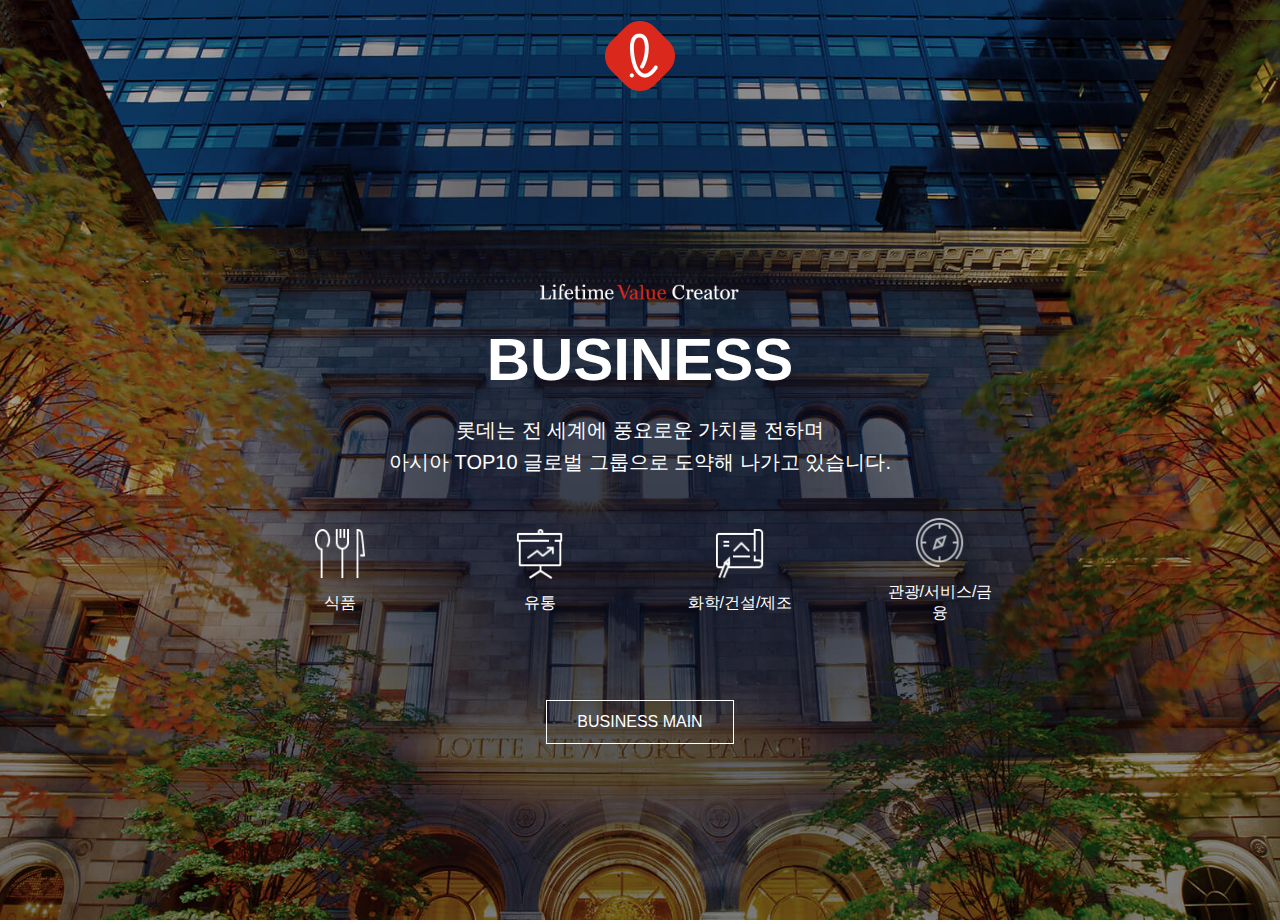
<file: lotteteam/index.html>
<!DOCTYPE html>
<html lang="ko">
<head>
  <meta charset="UTF-8">
  <title>Business Page</title>
  <link href="css/style.css" rel="stylesheet">
</head>

<body>

<header>
  <div class="header-logo">
    <img src="img/img_logo_1.png" alt="상단 로고" class="only-top-logo">
  </div>
</header>

<section class="section3">
  <div class="section3-center">

    <div class="section3-log">
      <img src="img/img_tit_logo.png" alt="Lifetime Value Creator 로고" class="section3-logo">
    </div>

    <div class="text-box">
      <h1>BUSINESS</h1>
      <p class="description">
        롯데는 전 세계에 풍요로운 가치를 전하며<br>
        아시아 TOP10 글로벌 그룹으로 도약해 나가고 있습니다.
      </p>
    </div>

    <div class="icon-grid">
      <div class="icon-item">
        <div class="icon-box">
          <img src="img/bg_1food.png" alt="식품 아이콘">
        </div>
        <div class="icon-text">
          <p>식품</p>
        </div>
      </div>

      <div class="icon-item">
        <div class="icon-box">
          <img src="img/bg_2distribution.png" alt="유통 아이콘">
        </div>
        <div class="icon-text">
          <p>유통</p>
        </div>
      </div>

      <div class="icon-item">
        <div class="icon-box">
          <img src="img/bg_3chemi .png" alt="화학/건설/제조 아이콘">
        </div>
        <div class="icon-text">
          <p>화학/건설/제조</p>
        </div>
      </div>

      <div class="icon-item">
        <div class="icon-box">
          <img src="img/bg_4tour.png" alt="관광/서비스/금융 아이콘">
        </div>
        <div class="icon-text">
          <p>관광/서비스/금융</p>
        </div>
      </div>
    </div>

    <a href="#" class="main-button">BUSINESS MAIN</a>

  </div>
</section>

</body>
</html>
</file>
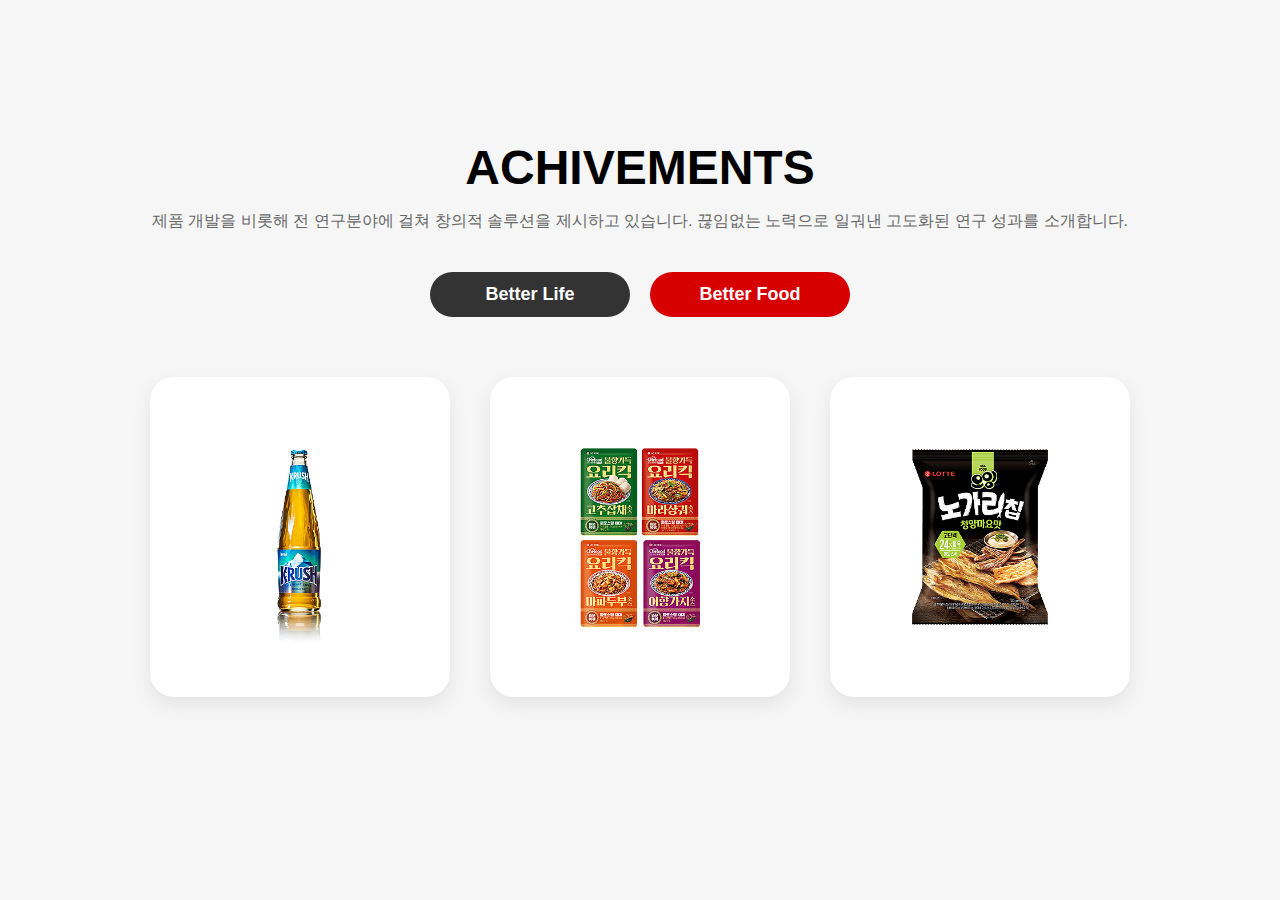
<file: lotteindexpage/index3-2.html>
<!DOCTYPE html>
<html lang="ko">

<head>
  <meta charset="UTF-8" />
  <title>Better Food - Section3-2</title>
  <meta name="viewport" content="width=device-width, initial-scale=1.0" />
  <style>
    body {
      margin: 0;
      font-family: 'Noto Sans KR', sans-serif;
      background-color: #f6f6f6;
    }

    .section3-2 {
      padding: 100px 20px;
      background-color: #f6f6f6;
      text-align: center;
    }

    .section3-2 .title {
      font-size: 48px;
      font-weight: 800;
      margin-bottom: 12px;
    }

    .section3-2 .subtitle {
      font-size: 16px;
      color: #666;
      margin-bottom: 40px;
    }

    .better-buttons {
      display: flex;
      justify-content: center;
      gap: 20px;
      margin-bottom: 60px;
    }

    .better-btn {
      font-size: 18px;
      font-weight: bold;
      width: 200px;
      padding: 12px 24px;
      border-radius: 50px;
      border: none;
      cursor: pointer;
      transition: all 0.3s ease;
      color: #fff;
    }

    .better-btn.active {
      background-color: #d60000;
    }

    .better-btn:not(.active) {
      background-color: #333;
    }

    .food-card-wrapper {
      max-width: 90vw;
      margin: 0 auto;
      display: flex;
      justify-content: center;
      flex-wrap: wrap;
      gap: 40px;
    }

    .food-card {
      width: 300px;
      height: 320px;
      background: #fff;
      border-radius: 24px;
      box-shadow: 0 8px 20px rgba(0, 0, 0, 0.08);
      display: flex;
      align-items: center;
      justify-content: center;
      overflow: hidden;
      transition: transform 0.3s ease;
    }

    .food-card img {
      max-width: 80%;
      max-height: 80%;
      object-fit: contain;
    }

    .food-card:hover {
      transform: translateY(-6px);
    }

    @media (max-width: 768px) {
      .food-card {
        width: 90%;
        height: auto;
      }

      .better-btn {
        font-size: 16px;
        width: 150px;
      }
    }
  </style>
</head>

<body>
  <section class="section3-2">
    <h2 class="title">ACHIVEMENTS</h2>
    <p class="subtitle">제품 개발을 비롯해 전 연구분야에 걸쳐 창의적 솔루션을 제시하고 있습니다. 끊임없는 노력으로 일궈낸 고도화된 연구 성과를 소개합니다.</p>

    <div class="better-buttons">
      <button class="better-btn" id="btn-life">Better Life</button>
      <button class="better-btn active" id="btn-food">Better Food</button>
    </div>

    <div class="food-card-wrapper">
      <div class="food-card">
        <img src="img/food1.jpg" alt="크러쉬">
      </div>
      <div class="food-card">
        <img src="img/food2.jpg" alt="요리킷">
      </div>
      <div class="food-card">
        <img src="img/food3.jpg" alt="노가리칩">
      </div>
    </div>
  </section>

  <script>
    document.getElementById('btn-life').addEventListener('click', () => {
      window.location.href = 'index3.html'; // Better Life 페이지로 이동
    });

    document.getElementById('btn-food').addEventListener('click', () => {
      window.location.href = 'index3-2.html'; // Better Food 페이지로 이동
    });
  </script>
</body>

</html>
</file>
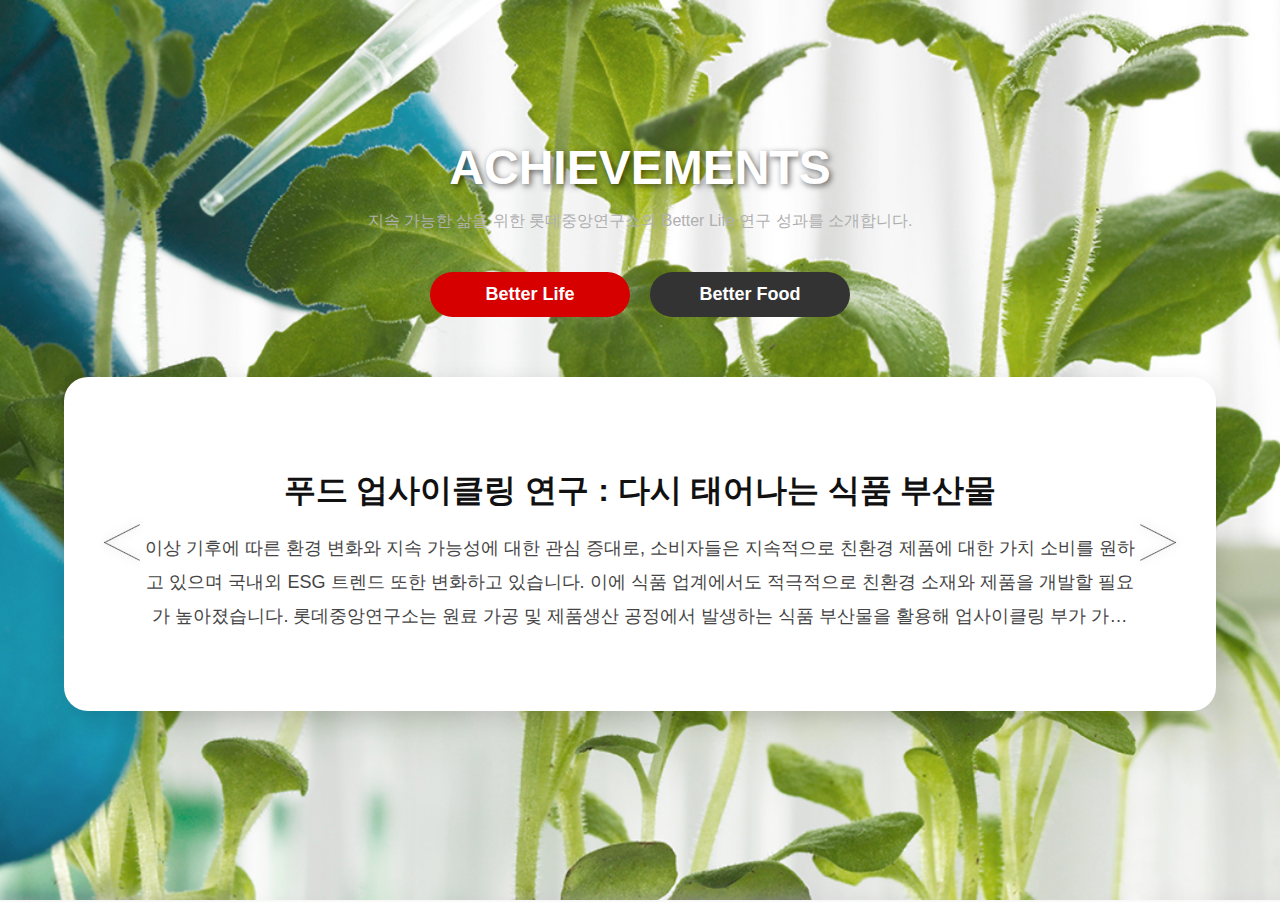
<file: lotteindexpage/index3.html>
<!DOCTYPE html>
<html lang="ko">

<head>
    <meta charset="UTF-8" />
    <title>Better Life - Section3</title>
    <meta name="viewport" content="width=device-width, initial-scale=1.0" />
    <style>
        body {
            margin: 0;
            font-family: 'Noto Sans KR', sans-serif;
            background-color: #f9f9f9;
        }

        .section3 {
            padding: 100px 20px;
            background-size: cover;
            background-position: center;
            background-repeat: no-repeat;
            background-attachment: fixed;
            text-align: center;
            transition: background-image 0.6s ease-in-out;
            height: 78vh;

        }

        .slide active {
       
        }

        .content {
            max-width: 1600px;
            width: 90vw;
            margin: 0 auto;
        }

        .pr-title {
            font-size: 48px;
            font-weight: 800;
            margin-bottom: 12px;
            color: #ffffff;
            text-shadow: 2px 2px 6px rgba(0, 0, 0, 0.6);
        }

        .pr-subtitle {
            font-size: 16px;
            color: #afafaf;
            margin-bottom: 40px;
        }

        .better-buttons {
            display: flex;
            justify-content: center;
            gap: 20px;
            margin-bottom: 60px;
        }

        .better-btn {
            font-size: 18px;
            font-weight: bold;
            width: 200px;
            padding: 12px 24px;
            border-radius: 50px;
            border: none;
            cursor: pointer;
            transition: all 0.3s ease;
            color: #fff;
        }

        .better-btn.active {
            background-color: #d60000;
        }

        .better-btn:not(.active) {
            background-color: #333;
        }

        .slider-box {
            width: 100%;
            padding: 60px 80px;
            background: white;
            border-radius: 24px;
            box-shadow: 0 8px 24px rgba(0, 0, 0, 0.15);
            text-align: center;
            position: relative;
            box-sizing: border-box;
            
        }

        .slide {
            display: none;
          
        }

        .slide.active {
            display: flex;
            flex-direction: column;
            align-items: center;
            gap: 24px;
        }

        .slide-text h3 {
            font-size: 32px;
            font-weight: bold;
            margin-bottom: 18px;
            color: #111;
            text-align: center;
        }

        .slide-text p {
            font-size: 18px;
            line-height: 1.9;
            color: #444;
            text-align: center;
            max-width: none;
            display: -webkit-box;
            -webkit-line-clamp: 3;
            -webkit-box-orient: vertical;
            overflow: hidden;
            text-overflow: ellipsis;
        }

        .slider-nav {
            position: absolute;
            top: 50%;
            left: 0;
            right: 0;
            transform: translateY(-50%);
            display: flex;
            justify-content: space-between;
            padding: 0 30px;
        }

        .slider-nav button {
            background: transparent;
            border: none;
            padding: 10px;
            cursor: pointer;
        }

        .slider-nav img {
            width: 36px;
            height: 36px;
            filter: drop-shadow(0 0 4px rgba(0, 0, 0, 0.3));
            transition: transform 0.2s;
        }

        .slider-nav button:hover img {
            transform: scale(1.1);
        }

        @media (max-width: 768px) {
            .slider-box {
                padding: 40px 20px;
            }

            .slide-text h3 {
                font-size: 24px;
            }

            .slide-text p {
                font-size: 16px;
            }

            .better-btn {
                font-size: 16px;
                width: 150px;
            }
        }
    </style>
</head>

<body>
    <section class="section3" id="section3">
        <div class="content">
            <h2 class="pr-title">ACHIEVEMENTS</h2>
            <p class="pr-subtitle">지속 가능한 삶을 위한 롯데중앙연구소의 Better Life 연구 성과를 소개합니다.</p>

            <div class="better-buttons">
                <button class="better-btn active" id="btn-life">Better Life</button>
                <button class="better-btn" id="btn-food">Better Food</button>
            </div>

            <div class="slider-box">
                <div class="slide" data-bg="img/life1.png">
                    <div class="slide-text">
                        <h3>푸드 업사이클링 연구 : 다시 태어나는 식품 부산물</h3>
                        <p>이상 기후에 따른 환경 변화와 지속 가능성에 대한 관심 증대로, 소비자들은 지속적으로 친환경 제품에 대한 가치 소비를 원하고 있으며

                            국내외 ESG 트렌드 또한 변화하고 있습니다. 이에 식품 업계에서도 적극적으로 친환경 소재와 제품을 개발할 필요가 높아졌습니다.



                            롯데중앙연구소는 원료 가공 및 제품생산 공정에서 발생하는 식품 부산물을 활용해 업사이클링 부가 가치 소재 개발에 집중하고 있습니다.

                            소재 활용 범위를 식품에 한정하지 않고 미용(화장품) 등 다양한 분야의 제품에까지 적용할 수 있도록 연구의 폭을 끊임없이 넓혀가고 있습니다.</p>
                    </div>
                </div>
                <div class="slide" data-bg="img/life2.png">
                    <div class="slide-text">
                        <h3>관능의 DT를 통한 맛의 객관화 실현</h3>
                        <p>전자혀, 전자코 등 감각 분석 기기를 통해 오감을 수치화하고 있습니다. 뇌파 분석까지 확장하여 신제품 개발에 활용합니다.</p>
                    </div>
                </div>
                <div class="slide" data-bg="img/life3.png">
                    <div class="slide-text">
                        <h3>식용 곤충 연구, 가까운 미래의 식량 자원</h3>
                        <p>2050년까지 90억 인구를 고려한 대체 단백질로 식용 곤충을 연구하며 지속 가능성을 모색하고 있습니다.</p>
                    </div>
                </div>

                <div class="slider-nav">
                    <button class="prev"><img src="img/big-arrow-left.png" alt="이전"></button>
                    <button class="next"><img src="img/big-arrow-right.png" alt="다음"></button>
                </div>
            </div>
        </div>
    </section>

    <script>
        document.addEventListener('DOMContentLoaded', () => {
            const slides = document.querySelectorAll('.slide');
            const section = document.getElementById('section3');
            const prevBtn = document.querySelector('.prev');
            const nextBtn = document.querySelector('.next');
            const btnLife = document.getElementById('btn-life');
            const btnFood = document.getElementById('btn-food');
            let current = 0;

            const showSlide = index => {
                slides.forEach(s => s.classList.remove('active'));
                slides[index].classList.add('active');
                const bg = slides[index].getAttribute('data-bg');
                section.style.backgroundImage = `url(${bg})`;
            };

            prevBtn.addEventListener('click', () => {
                current = (current - 1 + slides.length) % slides.length;
                showSlide(current);
            });

            nextBtn.addEventListener('click', () => {
                current = (current + 1) % slides.length;
                showSlide(current);
            });

            btnLife.addEventListener('click', () => {
                window.location.href = 'index3.html';
            });

            btnFood.addEventListener('click', () => {
                window.location.href = 'index3-2.html';
            });

            showSlide(current);
        });
    </script>
</body>

</html>
</file>
<file: lotteteam/css/style.css>
/* 전체 초기화 */
html,
body {
    margin: 0;
    padding: 0;
    height: 100%;
    font-family: 'Arial', sans-serif;
    background-image: url('../img/bg_slider01.gif'); /* body에 배경적용 */
    background-size: cover;
    background-position: center;
    background-repeat: no-repeat;
    color: white;
}

/* 헤더 로고 */
.header-logo {
    text-align: center;
    margin-top: 20px;
}

.header-logo img.only-top-logo {
    width: 80px;
    height: 80px;
    object-fit: none;
    object-position: top;
}

/* 메인 섹션 */
.section3 {
    width: 100%;
    height: calc(100% - 80px); /* header 높이 빼줌 */
    display: flex;
    justify-content: center;
    align-items: center;
    position: relative;
}

.section3-center {
    width: 100%;
    text-align: center;
}

.section3-log {
    margin-bottom: 20px;
}

.section3-log img {
    width: 200px;
}

/* 제목, 설명 */
.text-box h1 {
    font-size: 60px;
    margin: 10px 0;
    font-weight: bold;
}

.description {
    font-size: 20px;
    margin: 20px 0 40px 0;
    line-height: 1.6;
}

/* 아이콘 영역 */
.icon-grid {
    display: flex;
    justify-content: center;
    align-items: center;
    gap: 80px;
    margin: 40px 0 30px 0;
}

.icon-item {
    display: flex;
    flex-direction: column;
    align-items: center;
    text-align: center;
    width: 120px;
}

.icon-box img {
    width: 50px;
    height: 50px;
}

.icon-text p {
    margin-top: 10px;
    font-size: 16px;
}

/* 버튼 */
.main-button {
    display: inline-block;
    padding: 12px 30px;
    border: 1px solid white;
    color: white;
    text-decoration: none;
    font-size: 16px;
    margin-top: 30px;
    transition: 0.3s;
}

.main-button:hover {
    background: white;
    color: black;
}
</file>
